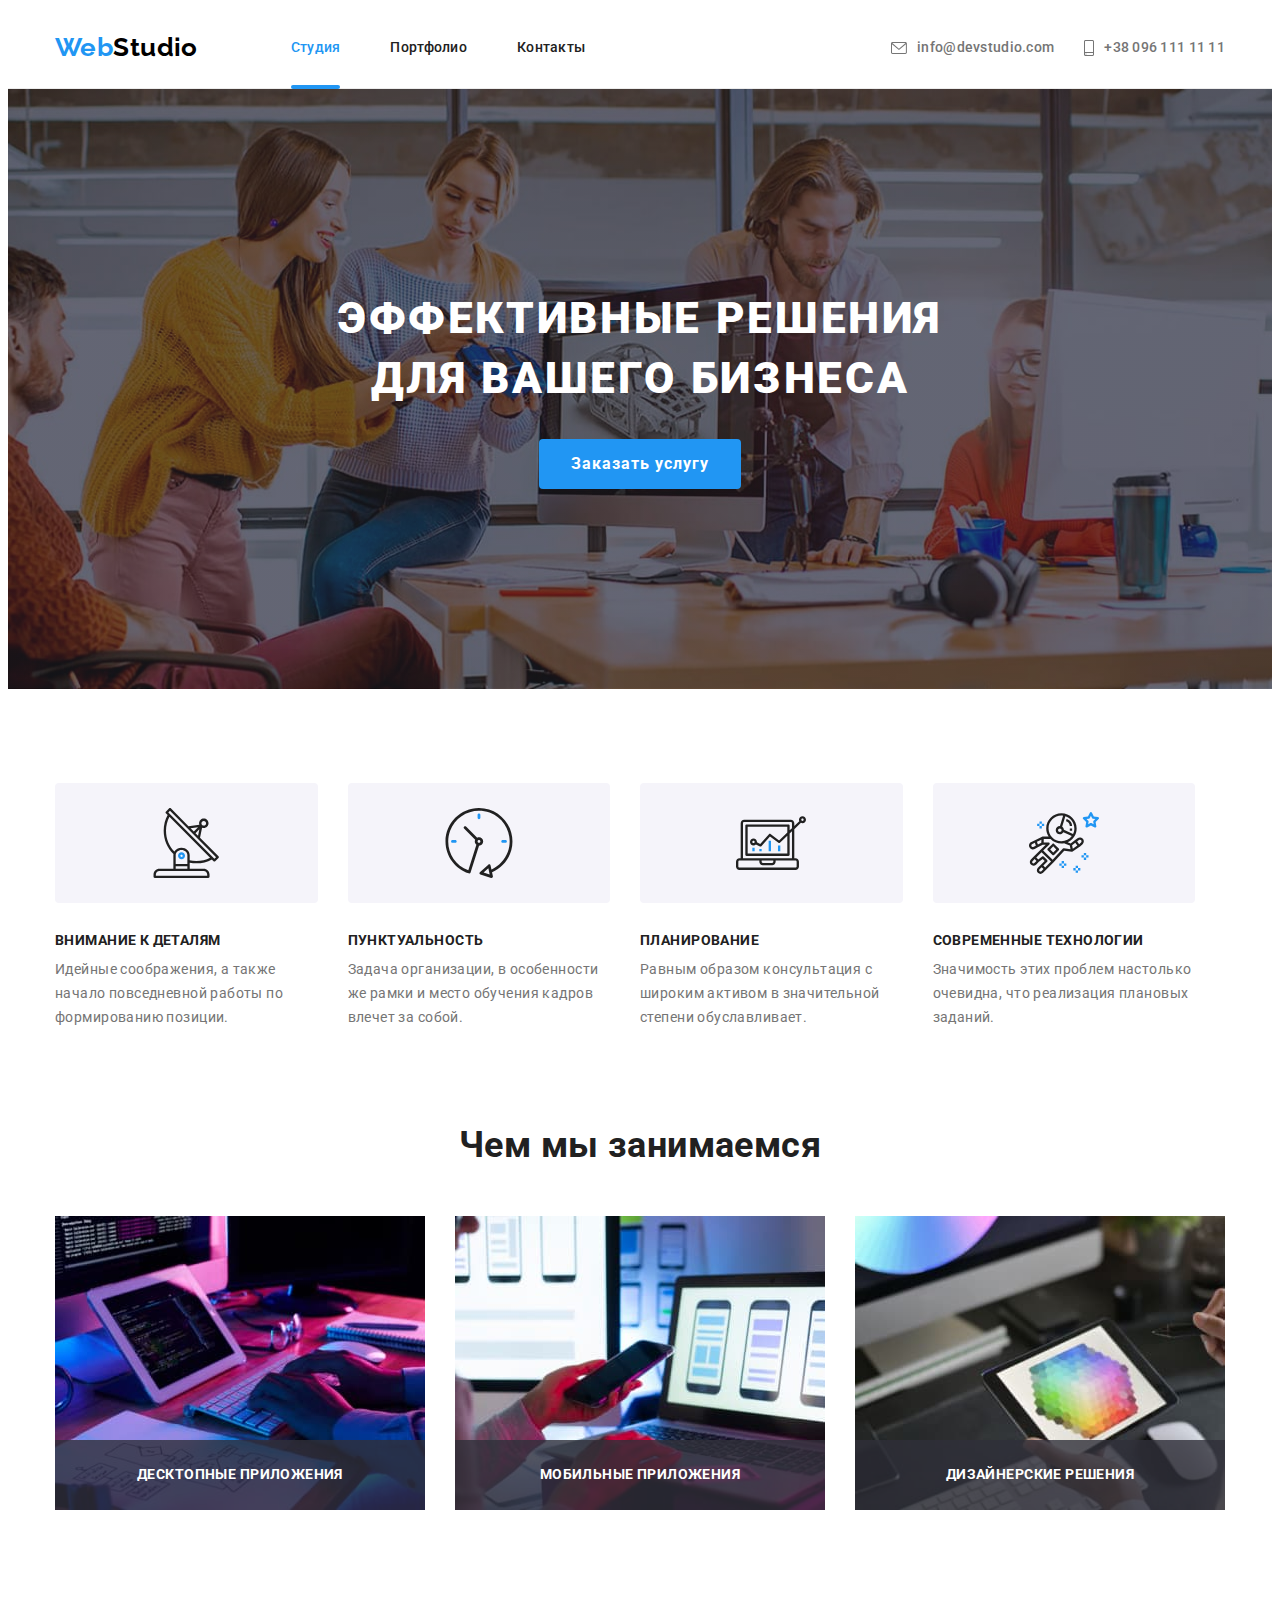
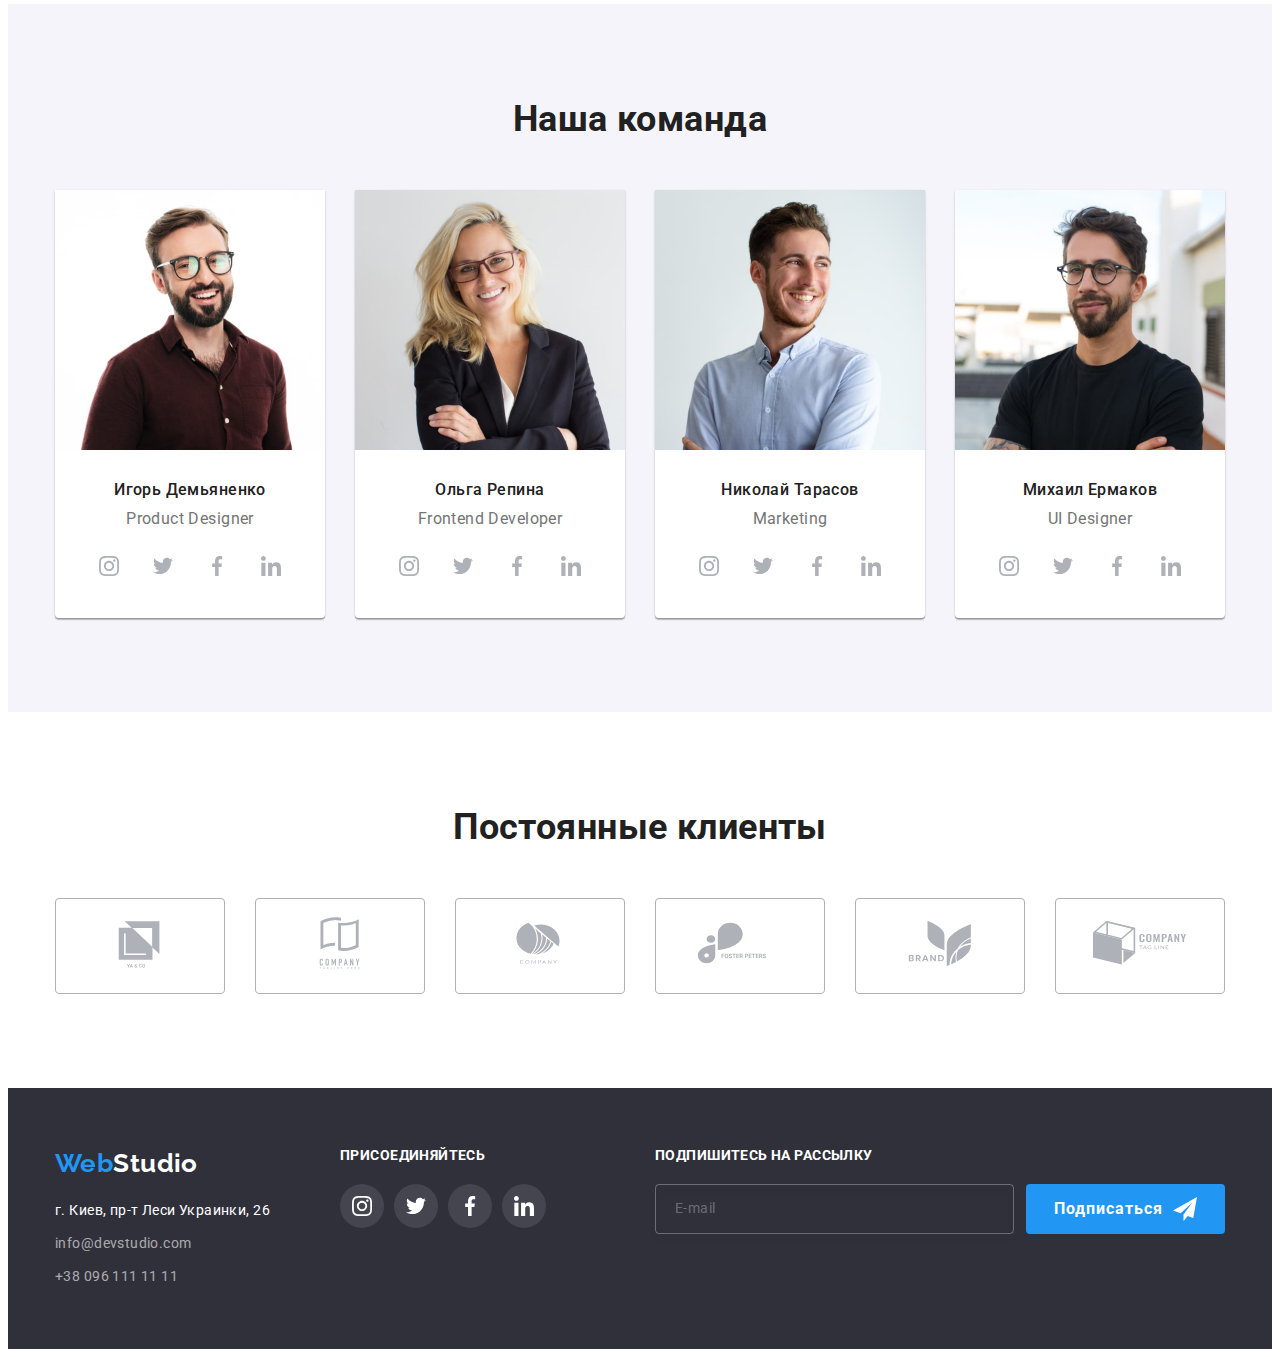
<file: index.html>
<!DOCTYPE html>
<html lang="ru">
  <head>
    <meta charset="UTF-8" />
    <meta http-equiv="X-UA-Compatible" content="IE=edge" />
    <meta name="viewport" content="width=device-width, initial-scale=1.0" />
    <title>Home Work-6</title>

    <!-- FONTS -->
    <link rel="preconnect" href="https://fonts.googleapis.com" />
    <link rel="preconnect" href="https://fonts.gstatic.com" crossorigin />
    <link
      href="https://fonts.googleapis.com/css2?family=Raleway:wght@700&family=Roboto:wght@400;500;700;900&display=swap"
      rel="stylesheet"
    />

    <!-- NOMALIZE -->
    <link
      rel="stylesheet"
      href="https://cdnjs.cloudflare.com/ajax/libs/modern-normalize/1.1.0/modern-normalize.min.css"
      integrity="sha512-wpPYUAdjBVSE4KJnH1VR1HeZfpl1ub8YT/NKx4PuQ5NmX2tKuGu6U/JRp5y+Y8XG2tV+wKQpNHVUX03MfMFn9Q=="
      crossorigin="anonymous"
      referrerpolicy="no-referrer"
    />
    <link rel="stylesheet" href="./css/styles.css" />
  </head>

  <body>
    <!-- header -->
    <header class="header">
      <div class="container">
        <div class="header-inner">
          <!-- nav -->
          <nav class="navigation">
            <a class="logo" href="./index.html" lang="en"
              >Web<span class="logo-header">Studio</span></a
            >
            <ul class="navigation-list list">
              <li class="navigation-item">
                <a class="navigation-link current" href="./index.html"
                  >Студия</a
                >
              </li>
              <li class="navigation-item">
                <a class="navigation-link" href="./portfolio.html">Портфолио</a>
              </li>
              <li class="navigation-item">
                <a class="navigation-link" href="#footer" title="контакти"
                  >Контакты</a
                >
              </li>
            </ul>
          </nav>
          <ul class="auth-nav list">
            <li class="auth-item">
              <a class="auth-link" href="mailto:info@devstudio.com">
                <svg class="auth-link-icon" width="16" height="12">
                  <use href="./images/icons.svg#icon-envelope"></use>
                </svg>
                info@devstudio.com
              </a>
            </li>
            <li class="auth-item">
              <a class="auth-link" href="tel:+380961111111">
                <svg class="auth-link-icon" width="10" height="16">
                  <use href="./images/icons.svg#icon-smartphone"></use>
                </svg>
                +38 096 111 11 11
              </a>
            </li>
          </ul>
        </div>
      </div>
    </header>
    <main>
      <!--section Hero -->
      <section class="hero">
        <div class="container">
          <div class="hero-inner">
            <h1 class="hero-title">
              Эффективные решения <br />
              для вашего бизнеса
            </h1>

            <button class="btn accent-btn" type="button" data-modal-open>
              Заказать услугу
            </button>
          </div>
        </div>
      </section>

      <!-- section specifics-->
      <section class="section specifics">
        <div class="container">
          <h2 class="visually-hidden">Особенности</h2>
          <ul class="specifics-list list">
            <li class="specifics-item">
              <div class="specifics-icon">
                <svg class="icon" width="70" height="70">
                  <use href="./images/icons.svg#icon-antenna"></use>
                </svg>
              </div>
              <h3 class="specifics-title">Внимание к деталям</h3>
              <p class="specifics-description">
                Идейные соображения, а также начало повседневной работы по
                формированию позиции.
              </p>
            </li>
            <li class="specifics-item">
              <div class="specifics-icon">
                <svg class="icon" width="70" height="70">
                  <use href="./images/icons.svg#icon-clock"></use>
                </svg>
              </div>
              <h3 class="specifics-title">Пунктуальность</h3>
              <p class="specifics-description">
                Задача организации, в особенности же рамки и место обучения
                кадров влечет за собой.
              </p>
            </li>
            <li class="specifics-item">
              <div class="specifics-icon">
                <svg class="icon" width="70" height="70">
                  <use href="./images/icons.svg#icon-diagram"></use>
                </svg>
              </div>
              <h3 class="specifics-title">Планирование</h3>
              <p class="specifics-description">
                Равным образом консультация с широким активом в значительной
                степени обуславливает.
              </p>
            </li>
            <li class="specifics-item">
              <div class="specifics-icon">
                <svg class="icon" width="70" height="70">
                  <use href="./images/icons.svg#icon-astronaut"></use>
                </svg>
              </div>
              <h3 class="specifics-title">Современные технологии</h3>
              <p class="specifics-description">
                Значимость этих проблем настолько очевидна, что реализация
                плановых заданий.
              </p>
            </li>
          </ul>
        </div>
      </section>

      <!-- what we do  -->
      <section class="section wedo">
        <div class="container">
          <h2 class="section-title">Чем мы занимаемся</h2>
          <ul class="wedo-list list">
            <li class="wedo-item">
              <a href="" class="wedo-link">
                <img
                  src="./images/img.jpg"
                  width="370"
                  height="294"
                  alt="Фото 1 Чем мы занимаемся"
                />
                <div class="wedo-link-description">
                  <h3 class="wedo-link-text">Десктопные приложения</h3>
                </div>
              </a>
            </li>
            <li class="wedo-item">
              <a href="" class="wedo-link">
                <img
                  src="./images/img-1.jpg"
                  width="370"
                  height="294"
                  alt="Фото 2 Чем мы занимаемся"
                />
                <div class="wedo-link-description">
                  <h3 class="wedo-link-text">Мобильные приложения</h3>
                </div>
              </a>
            </li>
            <li class="wedo-item">
              <a href="" class="wedo-link">
                <img
                  src="./images/img-2.jpg"
                  width="370"
                  height="294"
                  alt="Фото 3 Чем мы занимаемся"
                />
                <div class="wedo-link-description">
                  <h3 class="wedo-link-text">Дизайнерские решения</h3>
                </div>
              </a>
            </li>
          </ul>
        </div>
      </section>

      <!-- section team -->
      <section class="section team">
        <div class="container">
          <h2 class="section-title">Наша команда</h2>
          <ul class="team-list list">
            <li class="team-item">
              <img
                class="foto"
                src="./images/team/img.jpg"
                width="270"
                height="260"
                alt="Игорь Демьяненко"
              />
              <div class="team-content">
                <h3 class="team-name">Игорь Демьяненко</h3>
                <p class="team-position" lang="en">Product Designer</p>
                <ul class="soc-list list">
                  <li class="soc-item">
                    <a
                      href="https://www.instagram.com"
                      target="_blank"
                      class="soc-link"
                    >
                      <svg class="team-link-icon" width="20" height="20">
                        <use href="./images/icons.svg#icon-instagram"></use>
                      </svg>
                    </a>
                  </li>
                  <li class="soc-item">
                    <a
                      href="https://twitter.com"
                      target="_blank"
                      class="soc-link"
                    >
                      <svg class="team-link-icon" width="20" height="20">
                        <use href="./images/icons.svg#icon-twitter"></use>
                      </svg>
                    </a>
                  </li>
                  <li class="soc-item">
                    <a
                      href="https://www.facebook.com"
                      target="_blank"
                      class="soc-link"
                    >
                      <svg class="team-link-icon" width="20" height="20">
                        <use href="./images/icons.svg#icon-facebook"></use>
                      </svg>
                    </a>
                  </li>
                  <li class="soc-item">
                    <a
                      href="https://www.linkedin.com"
                      target="_blank"
                      class="soc-link"
                    >
                      <svg class="team-link-icon" width="20" height="20">
                        <use href="./images/icons.svg#icon-linkedin"></use>
                      </svg>
                    </a>
                  </li>
                </ul>
              </div>
            </li>
            <li class="team-item">
              <img
                class="foto"
                src="./images/team/img-1.jpg"
                width="270"
                height="260"
                alt="Ольга Репина"
              />
              <div class="team-content">
                <h3 class="team-name">Ольга Репина</h3>
                <p class="team-position" lang="en">Frontend Developer</p>
                <ul class="soc-list list">
                  <li class="soc-item">
                    <a
                      href="https://www.instagram.com"
                      target="_blank"
                      class="soc-link"
                    >
                      <svg class="team-link-icon" width="20" height="20">
                        <use href="./images/icons.svg#icon-instagram"></use>
                      </svg>
                    </a>
                  </li>
                  <li class="soc-item">
                    <a
                      href="https://twitter.com"
                      target="_blank"
                      class="soc-link"
                    >
                      <svg class="team-link-icon" width="20" height="20">
                        <use href="./images/icons.svg#icon-twitter"></use>
                      </svg>
                    </a>
                  </li>
                  <li class="soc-item">
                    <a
                      href="https://www.facebook.com"
                      target="_blank"
                      class="soc-link"
                    >
                      <svg class="team-link-icon" width="20" height="20">
                        <use href="./images/icons.svg#icon-facebook"></use>
                      </svg>
                    </a>
                  </li>
                  <li class="soc-item">
                    <a
                      href="https://www.linkedin.com"
                      target="_blank"
                      class="soc-link"
                    >
                      <svg class="team-link-icon" width="20" height="20">
                        <use href="./images/icons.svg#icon-linkedin"></use>
                      </svg>
                    </a>
                  </li>
                </ul>
              </div>
            </li>
            <li class="team-item">
              <img
                class="foto"
                src="./images/team/img-2.jpg"
                width="270"
                height="260"
                alt="Николай Тарасов"
              />
              <div class="team-content">
                <h3 class="team-name">Николай Тарасов</h3>
                <p class="team-position" lang="en">Marketing</p>
                <ul class="soc-list list">
                  <li class="soc-item">
                    <a
                      href="https://www.instagram.com"
                      target="_blank"
                      class="soc-link"
                    >
                      <svg class="team-link-icon" width="20" height="20">
                        <use href="./images/icons.svg#icon-instagram"></use>
                      </svg>
                    </a>
                  </li>
                  <li class="soc-item">
                    <a
                      href="https://twitter.com"
                      target="_blank"
                      class="soc-link"
                    >
                      <svg class="team-link-icon" width="20" height="20">
                        <use href="./images/icons.svg#icon-twitter"></use>
                      </svg>
                    </a>
                  </li>
                  <li class="soc-item">
                    <a
                      href="https://www.facebook.com"
                      target="_blank"
                      class="soc-link"
                    >
                      <svg class="team-link-icon" width="20" height="20">
                        <use href="./images/icons.svg#icon-facebook"></use>
                      </svg>
                    </a>
                  </li>
                  <li class="soc-item">
                    <a
                      href="https://www.linkedin.com"
                      target="_blank"
                      class="soc-link"
                    >
                      <svg class="team-link-icon" width="20" height="20">
                        <use href="./images/icons.svg#icon-linkedin"></use>
                      </svg>
                    </a>
                  </li>
                </ul>
              </div>
            </li>
            <li class="team-item">
              <img
                class="foto"
                src="./images/team/img-3.jpg"
                width="270"
                height="260"
                alt="Михаил Ермаков"
              />
              <div class="team-content">
                <h3 class="team-name">Михаил Ермаков</h3>
                <p class="team-position" lang="en">UI Designer</p>
                <ul class="soc-list list">
                  <li class="soc-item">
                    <a
                      href="https://www.instagram.com"
                      target="_blank"
                      class="soc-link"
                    >
                      <svg class="team-link-icon" width="20" height="20">
                        <use href="./images/icons.svg#icon-instagram"></use>
                      </svg>
                    </a>
                  </li>
                  <li class="soc-item">
                    <a
                      href="https://twitter.com"
                      target="_blank"
                      class="soc-link"
                    >
                      <svg class="team-link-icon" width="20" height="20">
                        <use href="./images/icons.svg#icon-twitter"></use>
                      </svg>
                    </a>
                  </li>
                  <li class="soc-item">
                    <a
                      href="https://www.facebook.com"
                      target="_blank"
                      class="soc-link"
                    >
                      <svg class="team-link-icon" width="20" height="20">
                        <use href="./images/icons.svg#icon-facebook"></use>
                      </svg>
                    </a>
                  </li>
                  <li class="soc-item">
                    <a
                      href="https://www.linkedin.com"
                      target="_blank"
                      class="soc-link"
                    >
                      <svg class="team-link-icon" width="20" height="20">
                        <use href="./images/icons.svg#icon-linkedin"></use>
                      </svg>
                    </a>
                  </li>
                </ul>
              </div>
            </li>
          </ul>
        </div>
      </section>

      <!-- Customers -->
      <section class="customers section">
        <div class="container">
          <h2 class="section-title">Постоянные клиенты</h2>
          <ul class="customers-list list">
            <li class="customers-item">
              <a href="#" class="customers-link">
                <svg class="team-link-icon" width="106" height="60">
                  <use href="./images/icons.svg#icon-Logo1"></use>
                </svg>
              </a>
            </li>
            <li class="customers-item">
              <a href="#" class="customers-link">
                <svg class="team-link-icon" width="106" height="60">
                  <use href="./images/icons.svg#icon-Logo2"></use>
                </svg>
              </a>
            </li>
            <li class="customers-item">
              <a href="#" class="customers-link">
                <svg class="team-link-icon" width="106" height="60">
                  <use href="./images/icons.svg#icon-Logo3"></use>
                </svg>
              </a>
            </li>
            <li class="customers-item">
              <a href="#" class="customers-link">
                <svg class="team-link-icon" width="106" height="60">
                  <use href="./images/icons.svg#icon-Logo4"></use>
                </svg>
              </a>
            </li>
            <li class="customers-item">
              <a href="#" class="customers-link">
                <svg class="team-link-icon" width="106" height="60">
                  <use href="./images/icons.svg#icon-Logo5"></use>
                </svg>
              </a>
            </li>
            <li class="customers-item">
              <a href="#" class="customers-link">
                <svg class="team-link-icon" width="106" height="60">
                  <use href="./images/icons.svg#icon-Logo6"></use>
                </svg>
              </a>
            </li>
          </ul>
        </div>
      </section>
    </main>
    <!-- footer -->
    <footer class="footer" id="footer">
      <div class="footer-container container">
        <div class="footer-address">
          <a class="logo" href="./index.html"
            >Web<span class="logo-footer">Studio</span></a
          >
          <address class="address">
            <a
              class="link"
              href="https://goo.gl/maps/6HANdDSxnNxps1i66"
              target="_blank"
              >г. Киев, пр-т Леси Украинки, 26</a
            >
            <ul class="footer-list list">
              <li class="item">
                <a class="link" href="mailto:info@devstudio.com"
                  >info@devstudio.com</a
                >
              </li>
              <li class="item">
                <a class="link" href="tel:+380961111111">+38 096 111 11 11</a>
              </li>
            </ul>
          </address>
        </div>
        <div class="footer-soc">
          <b class="footer-text">присоединяйтесь</b>
          <ul class="soc-list list">
            <li class="soc-item">
              <a
                href="https://www.instagram.com"
                target="_blank"
                class="soc-link"
              >
                <svg class="team-link-icon" width="20" height="20">
                  <use href="./images/icons.svg#icon-instagram"></use>
                </svg>
              </a>
            </li>
            <li class="soc-item">
              <a href="https://twitter.com" target="_blank" class="soc-link">
                <svg class="team-link-icon" width="20" height="20">
                  <use href="./images/icons.svg#icon-twitter"></use>
                </svg>
              </a>
            </li>
            <li class="soc-item">
              <a
                href="https://www.facebook.com"
                target="_blank"
                class="soc-link"
              >
                <svg class="team-link-icon" width="20" height="20">
                  <use href="./images/icons.svg#icon-facebook"></use>
                </svg>
              </a>
            </li>
            <li class="soc-item">
              <a
                href="https://www.linkedin.com"
                target="_blank"
                class="soc-link"
              >
                <svg class="team-link-icon" width="20" height="20">
                  <use href="./images/icons.svg#icon-linkedin"></use>
                </svg>
              </a>
            </li>
          </ul>
        </div>

        <div class="footer-form">
          <b class="footer-text">Подпишитесь на рассылку</b>
          <form action="#" class="js-speaker-form">
            <input
              class="footer-input"
              type="email"
              name="mail"
              placeholder="  "
              data-placeholder="введіть свій email"
              autocomplete="on"
            />
            <label class="footer-label">E-mail</label>
            <button class="btn accent-btn footer-form-btn" type="submit">
              Подписаться
              <svg class="footer-form-icon" width="24" height="24">
                <use href="./images/icons.svg#icon-send"></use>
              </svg>
            </button>
          </form>
        </div>
      </div>
    </footer>

    <!-- MODAL -->
    <div class="modal-backdrop is-hidden" data-modal>
      <div class="modal">
        <h2 class="modal-title">Оставьте свои данные, мы вам перезвоним</h2>
        <button class="modal-close" data-modal-close>
          <svg class="modal-close-icon" width="18" height="18">
            <use href="./images/icons.svg#icon-close"></use>
          </svg>
        </button>

        <form action="#" class="from js-speaker-form">
          <label class="form-label">
            Имя
            <div class="form-input-wrapper">
              <input
                class="form-input"
                type="text"
                name="name"
                required
                minlength="2"
              />

              <svg class="input-icon" width="18" height="18">
                <use href="./images/icons.svg#icon-person-form"></use>
              </svg>
            </div>
          </label>
          <label class="form-label">
            Телефон
            <div class="form-input-wrapper">
              <input
                class="form-input"
                type="tel"
                name="tel"
                required
                value="+"
              />
              <svg class="input-icon" width="18" height="18">
                <use href="./images/icons.svg#icon-phone-form"></use>
              </svg>
            </div>
          </label>
          <label class="form-label">
            Почта
            <div class="form-input-wrapper">
              <input class="form-input" type="email" name="mail" required />
              <svg class="input-icon" width="18" height="18">
                <use href="./images/icons.svg#icon-email-form"></use>
              </svg>
            </div>
          </label>

          <label class="form-label">
            Комментарий
            <textarea
              class="form-textarea"
              name="feedback"
              placeholder="Введите текст"
            ></textarea>
          </label>
          <div class="form-field">
            <input
              class="form-checkbox-input visually-hidden"
              type="checkbox"
              name="checkbox"
              id="modal-checkbox"
            />
            <label class="form-checkbox" for="modal-checkbox">
              Соглашаюсь с рассылкой и принимаю
              <a href="#"> Условия договора</a>
            </label>
          </div>
          <button class="btn accent-btn form-btn" type="submit">
            Отправить
          </button>
        </form>
      </div>
    </div>

    <!-- JS -->
    <script src="./js/modal.js"></script>
  </body>
</html>
</file>
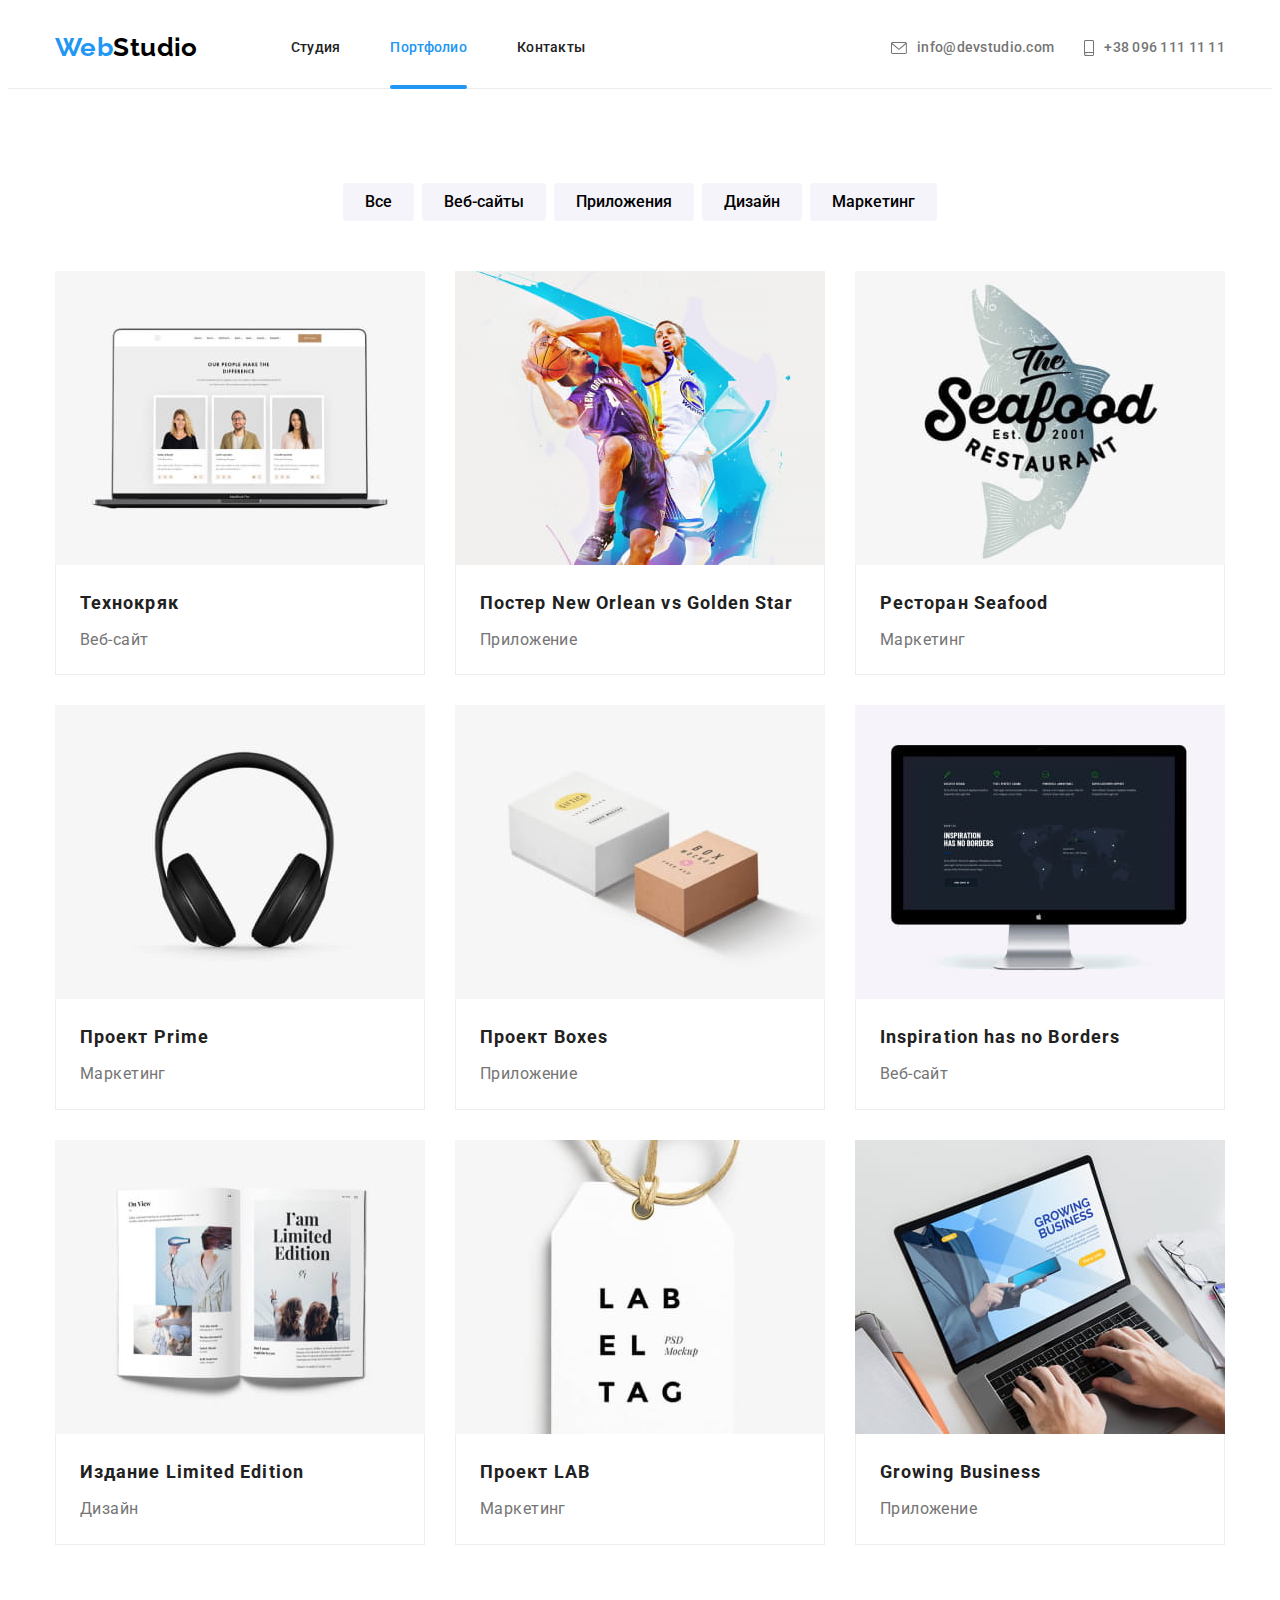
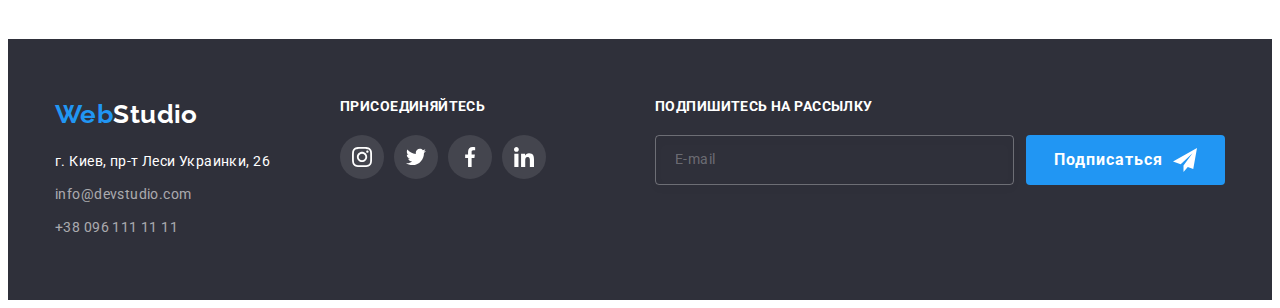
<file: portfolio.html>
<!DOCTYPE html>
<html lang="ru">
  <head>
    <meta charset="UTF-8" />
    <meta http-equiv="X-UA-Compatible" content="IE=edge" />
    <meta name="viewport" content="width=device-width, initial-scale=1.0" />
    <!-- fonts -->
    <link rel="preconnect" href="https://fonts.googleapis.com" />
    <link rel="preconnect" href="https://fonts.gstatic.com" crossorigin />
    <link
      href="https://fonts.googleapis.com/css2?family=Raleway:wght@700&family=Roboto:wght@400;500;700;900&display=swap"
      rel="stylesheet"
    />
    <link
      rel="stylesheet"
      href="https://cdnjs.cloudflare.com/ajax/libs/modern-normalize/1.1.0/modern-normalize.min.css"
      integrity="sha512-wpPYUAdjBVSE4KJnH1VR1HeZfpl1ub8YT/NKx4PuQ5NmX2tKuGu6U/JRp5y+Y8XG2tV+wKQpNHVUX03MfMFn9Q=="
      crossorigin="anonymous"
      referrerpolicy="no-referrer"
    />
    <title>Portfolio</title>
    <link rel="stylesheet" href="./css/styles.css" />
  </head>

  <body>
    <!-- header -->
    <header class="header">
      <div class="container">
        <div class="header-inner">
          <!-- nav -->
          <nav class="navigation">
            <a class="logo" href="./index.html" title="web studio" lang="en"
              >Web<span class="logo-header">Studio</span></a
            >
            <ul class="navigation-list list">
              <li class="navigation-item">
                <a class="navigation-link" href="./index.html">Студия</a>
              </li>
              <li class="navigation-item">
                <a class="navigation-link current" href="./portfolio.html">Портфолио</a>
              </li>
              <li class="navigation-item">
                <a class="navigation-link" href="#footer" title="контакти"
                  >Контакты</a
                >
              </li>
            </ul>
          </nav>
          <ul class="auth-nav list">
            <li class="auth-item">
              <a class="auth-link" href="mailto:info@devstudio.com">
                <svg class="auth-link-icon" width="16" height="12">
                  <use href="./images/icons.svg#icon-envelope"></use>
                </svg>
                info@devstudio.com
              </a>
            </li>
            <li class="auth-item">
              <a class="auth-link" href="tel:+380961111111">
                <svg class="auth-link-icon" width="10" height="16">
                  <use href="./images/icons.svg#icon-smartphone"></use>
                </svg>
                +38 096 111 11 11
              </a>
            </li>
          </ul>
        </div>
      </div>
    </header>
    <!-- main -->
    <main>
      <!-- section portfolio -->
      <section class="portfolio section">
        <div class="container">
          <!-- menu button -->
          <h2 hidden>Портфолио</h2>
          <menu class="portfolio-menu list">
            <li class="menu-item">
              <button class="btn portfolio-btn" type="button">Все</button>
            </li>
            <li class="menu-item">
              <button class="btn portfolio-btn" type="button">Веб-сайты</button>
            </li>
            <li class="menu-item">
              <button class="btn portfolio-btn" type="button">
                Приложения
              </button>
            </li>
            <li class="menu-item">
              <button class="btn portfolio-btn" type="button">Дизайн</button>
            </li>
            <li class="menu-item">
              <button class="btn portfolio-btn" type="button">Маркетинг</button>
            </li>
          </menu>

          <!-- list portfolio -->
          <ul class="portfolio-list list">
            <li class="portfolio-item">
              <a href="" class="portfolio-link">
                <div class="img-wrapper">
                  <img
                    class="portfolio-img-work"
                    src="./images/porfolio/img.jpg"
                    width="370"
                    height="294"
                    alt="Технокряк"
                  />
                  <div class="portfolio-overlay">
                    <p>
                      Ресурс предлагает комплексные предложения с разным уровнем
                      функционала и сервисов. Все это позволит посетителю
                      получить исчерпывающие сведения о компании или частном
                      лице.
                    </p>
                  </div>
                </div>
                <div class="portfolio-content">
                  <h3 class="portfolio-name-work">Технокряк</h3>
                  <p class="portfolio-description">Веб-сайт</p>
                </div>
              </a>
            </li>
            <li class="portfolio-item">
              <a href="" class="portfolio-link">
                <div class="img-wrapper">
                  <img
                    class="portfolio-img-work"
                    src="./images/porfolio/img-1.jpg"
                    width="370"
                    height="294"
                    alt="Постер Новый Орлеан против Золотой Звезды"
                  />
                  <div class="portfolio-overlay">
                    <p>
                      Ресурс предлагает комплексные предложения с разным уровнем
                      функционала и сервисов. Все это позволит посетителю
                      получить исчерпывающие сведения о компании или частном
                      лице.
                    </p>
                  </div>
                </div>
                <div class="portfolio-content">
                  <h3 class="portfolio-name-work" lang="ru en">
                    Постер New Orlean vs Golden Star
                  </h3>
                  <p class="portfolio-description">Приложение</p>
                </div>
              </a>
            </li>
            <li class="portfolio-item">
              <a href="" class="portfolio-link">
                <div class="img-wrapper">
                  <img
                    class="portfolio-img-work"
                    src="./images/porfolio/img-2.jpg"
                    width="370"
                    height="294"
                    alt="Ресторан Морепродукты"
                  />
                  <div class="portfolio-overlay">
                    <p>
                      Ресурс предлагает комплексные предложения с разным уровнем
                      функционала и сервисов. Все это позволит посетителю
                      получить исчерпывающие сведения о компании или частном
                      лице.
                    </p>
                  </div>
                </div>
                <div class="portfolio-content">
                  <h3 class="portfolio-name-work" lang="ru en">
                    Ресторан Seafood
                  </h3>
                  <p class="portfolio-description">Маркетинг</p>
                </div>
              </a>
            </li>
            <li class="portfolio-item">
              <a href="" class="portfolio-link">
                <div class="img-wrapper">
                  <img
                    class="portfolio-img-work"
                    src="./images/porfolio/img-3.jpg"
                    width="370"
                    height="294"
                    alt="Проект основной"
                  />
                  <div class="portfolio-overlay">
                    <p>
                      Ресурс предлагает комплексные предложения с разным уровнем
                      функционала и сервисов. Все это позволит посетителю
                      получить исчерпывающие сведения о компании или частном
                      лице.
                    </p>
                  </div>
                </div>
                <div class="portfolio-content">
                  <h3 class="portfolio-name-work" lang="ru en">Проект Prime</h3>
                  <p class="portfolio-description">Маркетинг</p>
                </div>
              </a>
            </li>
            <li class="portfolio-item">
              <a href="" class="portfolio-link">
                <div class="img-wrapper">
                  <img
                    class="portfolio-img-work"
                    src="./images/porfolio/img-4.jpg"
                    width="370"
                    height="294"
                    alt="Проект Коробки"
                  />
                  <div class="portfolio-overlay">
                    <p>
                      Ресурс предлагает комплексные предложения с разным уровнем
                      функционала и сервисов. Все это позволит посетителю
                      получить исчерпывающие сведения о компании или частном
                      лице.
                    </p>
                  </div>
                </div>
                <div class="portfolio-content">
                  <h3 class="portfolio-name-work" lang="ru en">Проект Boxes</h3>
                  <p class="portfolio-description">Приложение</p>
                </div>
              </a>
            </li>
            <li class="portfolio-item">
              <a href="" class="portfolio-link">
                <div class="img-wrapper">
                  <img
                    class="portfolio-img-work"
                    src="./images/porfolio/img-5.jpg"
                    width="370"
                    height="294"
                    alt="Вдохновение не имеет границ"
                  />
                  <div class="portfolio-overlay">
                    <p>
                      Ресурс предлагает комплексные предложения с разным уровнем
                      функционала и сервисов. Все это позволит посетителю
                      получить исчерпывающие сведения о компании или частном
                      лице.
                    </p>
                  </div>
                </div>
                <div class="portfolio-content">
                  <h3 class="portfolio-name-work" lang="en">
                    Inspiration has no Borders
                  </h3>
                  <p class="portfolio-description">Веб-сайт</p>
                </div>
              </a>
            </li>
            <li class="portfolio-item">
              <a href="" class="portfolio-link">
                <div class="img-wrapper">
                  <img
                    class="portfolio-img-work"
                    src="./images/porfolio/img-6.jpg"
                    width="370"
                    height="294"
                    alt="Издание Ограниченный выпуск"
                  />
                  <div class="portfolio-overlay">
                    <p>
                      Ресурс предлагает комплексные предложения с разным уровнем
                      функционала и сервисов. Все это позволит посетителю
                      получить исчерпывающие сведения о компании или частном
                      лице.
                    </p>
                  </div>
                </div>
                <div class="portfolio-content">
                  <h3 class="portfolio-name-work" lang="ru en">
                    Издание Limited Edition
                  </h3>
                  <p class="portfolio-description">Дизайн</p>
                </div>
              </a>
            </li>
            <li class="portfolio-item">
              <a href="" class="portfolio-link">
                <div class="img-wrapper">
                  <img
                    class="portfolio-img-work"
                    src="./images/porfolio/img-7.jpg"
                    width="370"
                    height="294"
                    alt="Проект LAB"
                  />
                  <div class="portfolio-overlay">
                    <p>
                      Ресурс предлагает комплексные предложения с разным уровнем
                      функционала и сервисов. Все это позволит посетителю
                      получить исчерпывающие сведения о компании или частном
                      лице.
                    </p>
                  </div>
                </div>
                <div class="portfolio-content">
                  <h3 class="portfolio-name-work">Проект LAB</h3>
                  <p class="portfolio-description">Маркетинг</p>
                </div>
              </a>
            </li>
            <li class="portfolio-item">
              <a href="" class="portfolio-link">
                <div class="img-wrapper">
                  <img
                    class="portfolio-img-work"
                    src="./images/porfolio/img-8.jpg"
                    width="370"
                    height="294"
                    alt="Растущий бизнес"
                  />
                  <div class="portfolio-overlay">
                    <p>
                      Ресурс предлагает комплексные предложения с разным уровнем
                      функционала и сервисов. Все это позволит посетителю
                      получить исчерпывающие сведения о компании или частном
                      лице.
                    </p>
                  </div>
                </div>
                <div class="portfolio-content">
                  <h3 class="portfolio-name-work" lang="en">
                    Growing Business
                  </h3>
                  <p class="portfolio-description">Приложение</p>
                </div>
              </a>
            </li>
          </ul>
        </div>
      </section>
    </main>

    <!-- footer -->
    <footer class="footer" id="footer">
      <div class="footer-container container">
        <div class="footer-address">
          <a class="logo" href="./index.html"
            >Web<span class="logo-footer">Studio</span></a
          >
          <address class="address">
            <a
              class="link"
              href="https://goo.gl/maps/6HANdDSxnNxps1i66"
              target="_blank"
              >г. Киев, пр-т Леси Украинки, 26</a
            >
            <ul class="footer-list list">
              <li class="item">
                <a class="link" href="mailto:info@devstudio.com"
                  >info@devstudio.com</a
                >
              </li>
              <li class="item">
                <a class="link" href="tel:+380961111111">+38 096 111 11 11</a>
              </li>
            </ul>
          </address>
        </div>
        <div class="footer-soc">
          <b class="footer-text">присоединяйтесь</b>
          <ul class="soc-list list">
            <li class="soc-item">
              <a
                href="https://www.instagram.com"
                target="_blank"
                class="soc-link"
              >
                <svg class="team-link-icon" width="20" height="20">
                  <use href="./images/icons.svg#icon-instagram"></use>
                </svg>
              </a>
            </li>
            <li class="soc-item">
              <a href="https://twitter.com" target="_blank" class="soc-link">
                <svg class="team-link-icon" width="20" height="20">
                  <use href="./images/icons.svg#icon-twitter"></use>
                </svg>
              </a>
            </li>
            <li class="soc-item">
              <a
                href="https://www.facebook.com"
                target="_blank"
                class="soc-link"
              >
                <svg class="team-link-icon" width="20" height="20">
                  <use href="./images/icons.svg#icon-facebook"></use>
                </svg>
              </a>
            </li>
            <li class="soc-item">
              <a
                href="https://www.linkedin.com"
                target="_blank"
                class="soc-link"
              >
                <svg class="team-link-icon" width="20" height="20">
                  <use href="./images/icons.svg#icon-linkedin"></use>
                </svg>
              </a>
            </li>
          </ul>
        </div>

        <div class="footer-form">
          <b class="footer-text">Подпишитесь на рассылку</b>
          <form action="#" class="js-speaker-form">
            <input
              class="footer-input"
              type="email"
              name="mail"
              placeholder="  "
              data-placeholder="введіть свій email"
              autocomplete="on"
            />
            <label class="footer-label">E-mail</label>
            <button class="btn accent-btn footer-form-btn" type="submit">
              Подписаться
              <svg class="footer-form-icon" width="24" height="24">
                <use href="./images/icons.svg#icon-send"></use>
              </svg>
            </button>
          </form>
        </div>
      </div>
    </footer>
  </body>
</html>
</file>
<file: css/styles.css>
:root {
  --primary-tex-color: #212121;
  --secondary-tex-color: #757575;
  --accent-color-white: #ffffff;
  --accent-color: #2196f3;
  --icon-color: #afb1b8;

  --primary-background: #ffffff;
  --secondary-background: #f5f4fa;
  --background: #2f303a;
  --backgroundcolor-btn: #2196f3;
  --backgroundcolor-btn-hover: #188ce8;
  --border-radius-btn: 4px;
}
html {
  box-sizing: border-box;
  scroll-behavior: smooth;
}
*,
*::after,
*::before {
  box-sizing: inherit;
}
body {
  font-family: "Roboto", sans-serif;
  font-size: 14px;
  line-height: 1.14; /*16px****/
  letter-spacing: 0.03em;
  color: var(--primary-tex-color);

  background-color: var(--primary-background);
}
h1,
h2,
h3,
h4,
h5,
h6,
p {
  margin: 0;
}

img {
  display: block;
  width: 100%;
}
.visually-hidden {
  position: absolute;
  width: 1px;
  height: 1px;
  margin: -1px;
  border: 0;
  padding: 0;

  white-space: nowrap;
  clip-path: inset(50%);
  clip: rect(0 0 0 0);
  overflow: hidden;
}
.list {
  list-style: none;
  margin: 0;
  padding: 0;
}
.container {
  width: 1200px;
  padding-left: 15px;
  padding-right: 15px;
  margin: 0 auto;
}
.section {
  padding-top: 94px;
  padding-bottom: 94px;
}
.section-title {
  margin-bottom: 50px;

  font-weight: 700;
  font-size: 36px;
  line-height: 1.17;
  text-align: center;
}
.btn {
  font-family: inherit;
  font-size: 16px;
  text-align: center;

  background-color: var(--secondary-background);
  border-radius: var(--border-radius-btn);
  cursor: pointer;
  border: none;
}
.accent-btn {
  padding: 10px 32px;

  font-weight: 700;
  line-height: 1.87;
  letter-spacing: 0.06em;
  color: var(--accent-color-white);
  background-color: var(--backgroundcolor-btn);

  transition: background-color 250ms, box-shadow 250ms;
  transition-timing-function: cubic-bezier(0.4, 0, 0.2, 1);
}
.accent-btn:hover,
.accent-btn:focus {
  background-color: #188ce8;
  box-shadow: 0px 4px 4px rgba(0, 0, 0, 0.15);
}
/* HEADER ******************************************************/
.header {
  border-bottom: 1px solid #ececec;
}
.header-inner,
.navigation {
  display: flex;
  align-items: center;
}

.logo {
  margin-right: 93px;
  font-family: "Raleway", sans-serif;
  font-weight: 700;
  font-size: 26px;
  line-height: 1.2;
  color: var(--accent-color);
  text-decoration: none;
}
.logo-header {
  color: #000000;
  text-decoration: none;
}

/* navigation ******************************/
.navigation-list {
  display: flex;
}
.navigation-item {
  position: relative;
  margin-right: 50px;
}
.navigation-item:last-child {
  margin-right: 0;
}

.navigation-link::after {
  content: "";
  display: block;
  opacity: 0;
  position: absolute;
  bottom: -1px;
  width: 100%;
  height: 4px;
  background-color: #2196f3;
  border-radius: 2px;

  transition: opacity 250ms;
  transition-timing-function: cubic-bezier(0.4, 0, 0.2, 1);
}
.navigation-link.current::after {
  opacity: 1;
}
.navigation-link:hover::after,
.navigation-link:focus::after {
  opacity: 1;
}

.navigation-link {
  display: inline-block;
  padding-top: 32px;
  padding-bottom: 32px;
  font-weight: 500;
  letter-spacing: 0.02em;
  color: var(--primary-tex-color);
  text-decoration: none;

  transition: color 250ms, background-color 5s;
  transition-timing-function: cubic-bezier(0.4, 0, 0.2, 1);
}

/* auth ************************************/
.auth-nav.list {
  display: flex;
  margin-left: auto;
}

.auth-item:first-child {
  margin-right: 30px;
}

.auth-link {
  display: flex;
  align-items: center;

  font-weight: 500;
  letter-spacing: 0.02em;
  color: var(--secondary-tex-color);
  text-decoration: none;

  transition: color 250ms;
  transition-timing-function: cubic-bezier(0.4, 0, 0.2, 1);
}

.auth-link-icon {
  fill: currentColor;
  margin-right: 10px;

  transition: transform 250ms;
  transition-timing-function: cubic-bezier(0.4, 0, 0.2, 1);
}

.navigation-link:hover,
.navigation-link:focus,
.auth-link:hover,
.auth-link:focus {
  color: var(--accent-color);
}
.auth-link:hover .auth-link-icon,
.auth-link:hover .auth-link-icon {
  transform: scale(1.2);
}
.current {
  color: var(--accent-color);
}
/* HERO *************************************************************************/
.hero {
  /* max-width: 1600px;
  margin: 0 auto; */

  background: linear-gradient(rgba(47, 48, 58, 0.4), rgba(47, 48, 58, 0.4)),
    url(../images/hero.jpg);
  background-repeat: no-repeat;
  background-size: 1600px;
  background-position: center;
}
.hero-inner {
  padding-top: 200px;
  padding-bottom: 200px;
  text-align: center;
}
.hero-title {
  margin-bottom: 30px;
  font-weight: 900;
  font-size: 44px;
  line-height: 1.36;
  letter-spacing: 0.06em;
  text-transform: uppercase;
  color: var(--accent-color-white);
}

/* specifics **************************************************************************/
.specifics-list {
  display: flex;
  column-gap: 30px;
}
.specifics-item {
  /* max-width: 270px; */

  flex-basis: calc(100% / 4 - 30px);
  /* height: 100px;
  overflow: auto; */
}

.specifics-icon {
  height: 120px;
  display: flex;
  justify-content: center;
  align-items: center;
  margin-bottom: 30px;
  background: #f5f4fa;
  border-radius: 4px;
}

.specifics-title {
  margin-bottom: 10px;

  font-weight: 700;
  font-size: 14px;
  text-transform: uppercase;
}
.specifics-description {
  line-height: 1.7;
  color: var(--secondary-tex-color);
  overflow: hidden;
}

/* wedo **************************************************************************/
.wedo {
  padding-top: 0;
}
.wedo-list {
  display: flex;
  flex-wrap: wrap;
  column-gap: 30px;
  row-gap: 30px;
  /* margin-right: -30px; */
  /* margin-top: -30px; */
}
.wedo-item {
  position: relative;
  width: calc((100% - 60px) / 3);
  /* flex-basis: calc((100% - 60px) / 3); */
  /* margin-right: 30px; */
  /* margin-top: 30px; */
}
.wedo-link {
  color: #fff;
  text-decoration: none;
}

.wedo-link-description {
  position: absolute;
  bottom: 0;

  width: 100%;
  height: 70px;
  display: flex;
  justify-content: center;
  align-items: center;
  background-color: rgba(47, 48, 58, 0.8);
}
.wedo-link-text {
  font-weight: 700;
  font-size: 14px;
  line-height: 1.14;
  letter-spacing: 0.03em;
  text-transform: uppercase;
}
/* .wedo a::after {
  content: "";
  position: absolute;
  bottom: 0;

  display: block;
  width: 100%;
  padding: 27px 15px;

  font-weight: 700;
  font-size: 14px;
  line-height: 1.14;
  text-align: center;
  letter-spacing: 0.03em;
  text-transform: uppercase;
  color: #fff;

  background-color: rgba(47, 48, 58, 0.8);

  opacity: 0;
  visibility: hidden;
  transition: opacity 250ms;
  transition-timing-function: cubic-bezier(0.4, 0, 0.2, 1);
}
.wedo .item:nth-child(1) a:after {
  content: "Десктопные приложения";
}
.wedo .item:nth-child(2) a:after {
  content: "Мобильные приложения ";
}
.wedo .item:nth-child(3) a:after {
  content: "Дизайнерские решения";
}

.wedo a:hover::after {
  opacity: 1;
  visibility: visible;
} */
/* team ************************************************************************/
.team {
  background-color: var(--secondary-background);
}
.team-list {
  display: flex;
  flex-wrap: wrap;
  column-gap: 30px;
  row-gap: 30px;
}

.team-item {
  flex-basis: calc((100% - 90px) / 4);
  background-color: #fff;
  box-shadow: 0px 1px 3px rgba(0, 0, 0, 0.12), 0px 1px 1px rgba(0, 0, 0, 0.14),
    0px 2px 1px rgba(0, 0, 0, 0.2);
  border-radius: 0px 0px 4px 4px;
}

.team-content {
  padding: 30px 15px;
}
.team-name,
.team-position {
  text-align: center;
  font-weight: 500;
  font-size: 16px;
  line-height: 1.19;
}
.team-position {
  margin-top: 10px;
  margin-bottom: 16px;
  font-weight: normal;
  color: var(--secondary-tex-color);
}

/* SOCIAL-LIST ********************************************************/
.soc-list {
  display: flex;
  justify-content: center;
}

.soc-item + .soc-item {
  margin-left: 10px;
}

.soc-link {
  display: flex;
  justify-content: center;
  align-items: center;
  width: 44px;
  height: 44px;
  background-color: inherit;
  border-radius: 50%;
  fill: var(--icon-color);

  transition: fill 250ms, background-color 250ms;
  transition-timing-function: cubic-bezier(0.4, 0, 0.2, 1);
}
.soc-link:hover,
.soc-link:focus {
  fill: #ffff;
  background-color: var(--accent-color);
}

/* customers ****************************************************************/
.customers-list {
  display: flex;
  flex-wrap: wrap;
  column-gap: 30px;
  row-gap: 30px;
}
/* .customers-item + .customers-item {
  margin-left: 30px;
} */
.customers-link {
  display: inline-block;
  padding: 15px 31px;
  border: 1px solid #afb1b8;
  border-radius: 4px;
  fill: var(--icon-color);

  transition: all 0.3s ease;
}

.customers-link:hover,
.customers-link:focus {
  fill: var(--accent-color);
  border: 1px solid var(--accent-color);
}

/* portfolio ****************************************************************/

.portfolio-menu {
  display: flex;
  justify-content: center;
  margin-bottom: 50px;
}

.menu-item:not(:last-child) {
  margin-right: 8px;
}

.portfolio-btn {
  padding: 6px 22px;
  font-weight: 500;
  font-size: 16px;
  line-height: 1.6;
  background-color: var(--secondary-background);
  transition: color 250ms, background-color 250ms, box-shadow 250ms;
  transition-timing-function: cubic-bezier(0.4, 0, 0.2, 1);
}

.portfolio-btn:hover,
.portfolio-btn:focus {
  color: var(--accent-color-white);
  background-color: var(--accent-color);
  box-shadow: 0px 3px 1px rgba(0, 0, 0, 0.1), 0px 1px 2px rgba(0, 0, 0, 0.08),
    0px 2px 2px rgba(0, 0, 0, 0.12);
}
.portfolio-list {
  display: flex;
  column-gap: 30px;
  row-gap: 30px;
  flex-wrap: wrap;
}
.portfolio-item {
  flex-basis: calc((100% - 60px) / 3);
  transition: box-shadow 250ms;
  transition-timing-function: cubic-bezier(0.4, 0, 0.2, 1);
}
.portfolio-item:hover {
  box-shadow: 0px 1px 1px rgba(0, 0, 0, 0.12), 0px 4px 4px rgba(0, 0, 0, 0.06),
    1px 4px 6px rgba(0, 0, 0, 0.16);
}
.portfolio-link {
  text-decoration: none;
  color: var(--primary-tex-color);
}
.img-wrapper:hover .portfolio-overlay {
  transform: translateY(0);
  opacity: 1;
}

.img-wrapper {
  position: relative;
  overflow: hidden;
}
.portfolio-overlay {
  position: absolute;
  top: 0;
  left: 0;
  width: 100%;

  display: flex;
  justify-content: center;
  align-items: center;
  padding: 63px 24px;

  background-color: rgba(33, 150, 243, 0.9);

  transform: translateY(100%);
  opacity: 1;
  transition: transform 250ms;
  transition-timing-function: cubic-bezier(0.4, 0, 0.2, 1);
}
.portfolio-overlay p {
  font-size: 18px;
  line-height: 1.56;
  letter-spacing: 0.03em;

  color: #fff;
}
.portfolio-name-work {
  margin-bottom: 4px;
  font-weight: 700;
  font-size: 18px;
  line-height: 2;
  letter-spacing: 0.06em;
}
.portfolio-description {
  font-size: 16px;
  line-height: 1.87;

  color: var(--secondary-tex-color);
}
.portfolio-content {
  padding: 20px 24px;
  border: 1px solid #eeeeee;
  border-top: 0;
}

/* footer ************************************************************************/
.footer {
  padding-top: 60px;
  padding-bottom: 60px;
  background-color: var(--background);
}
.footer-container {
  display: flex;
  column-gap: 70px;
}
.footer .logo {
  margin-right: 0;
}
.logo-footer {
  color: var(--accent-color-white);
}

.address,
.address .link {
  margin-top: 20px;

  font-style: normal;
  font-size: 14px;
  line-height: 1.7;
  color: var(--accent-color-white);
  text-decoration: none;
}
.footer-list .item {
  margin-top: 9px;
}
.footer-list .link {
  color: rgba(255, 255, 255, 0.6);
  transition: color 250ms;
  transition-timing-function: cubic-bezier(0.4, 0, 0.2, 1);
}
.footer-list .link:hover,
.footer-list .link:focus {
  color: var(--accent-color);
}
.footer-text {
  display: block;
  margin-bottom: 20px;
  font-size: 14px;
  line-height: 1.14;
  letter-spacing: 0.03em;
  text-transform: uppercase;

  color: #ffffff;
}

.footer .soc-link {
  fill: #fff;
  background-color: rgba(255, 255, 255, 10%);
}
.footer .soc-link:hover,
.footer .soc-link:focus {
  background-color: var(--accent-color);
}

.footer-form {
  width: 570px;
  margin-left: auto;
}
.footer-form form {
  display: flex;
}
.footer-input {
  flex-grow: 1;
  margin-right: 12px;
  padding: 15px 16px;
  color: var(--accent-color-white);
  background-color: inherit;
  border: 1px solid rgba(255, 255, 255, 0.3);
  filter: drop-shadow(0px 4px 4px rgba(0, 0, 0, 0.15));
  border-radius: 4px;
}
.footer-form form {
  position: relative;
}

.footer-label {
  position: absolute;
  top: 50%;
  left: 20px;
  transform: translateY(-50%);

  color: rgba(255, 255, 255, 0.3);
  transition: top 200ms linear;
}

.footer-input:focus + .footer-label,
.footer-input:not(:placeholder-shown) + .footer-label {
  left: 10px;
  background-color: var(--background);
  padding: 5px;
  top: 0px;
  /* transform: translateY(-38px); */
  z-index: 1;
}
.footer-input:-webkit-autofill,
.footer-input:-webkit-autofill:hover,
.footer-input:-webkit-autofill:focus,
.footer-input:-webkit-autofill:active {
  transition: background-color 5000s ease-in-out 0s;
  box-shadow: 0 0 0px 1000px inherit inset;
  -webkit-text-fill-color: #ffffff;
  font-weight: 400;
  font-size: 16px;
  line-height: 1.25;
}
.footer-form-btn {
  display: flex;
  align-items: center;
  padding: 10px 28px;
}
.footer-form-icon {
  margin-left: 10px;
  fill: #ffff;
}

/* MODAL ************************************************************************/
.modal-backdrop {
  position: fixed;
  top: 0;
  width: 100%;
  height: 100vh;

  background-color: rgba(0, 0, 0, 0.2);

  opacity: 1;
  transition: opacity 250ms, visibility 250ms;
  transition-timing-function: cubic-bezier(0.4, 0, 0.2, 1);
}
.modal {
  position: absolute;
  top: 50%;
  left: 50%;
  width: 528px;
  height: 581px;
  padding: 40px;

  background-color: #fff;
  box-shadow: 0px 1px 3px rgba(0, 0, 0, 0.12), 0px 1px 1px rgba(0, 0, 0, 0.14),
    0px 2px 1px rgba(0, 0, 0, 0.2);
  border-radius: 4px;

  transform: translate(-50%, -50%) scale(1);
  transition: transform 0.6s;
  transition-timing-function: cubic-bezier(0.4, 0, 0.2, 1);
}

.modal-backdrop.is-hidden .modal {
  transform: translate(-50%, -50%) scale(0);
}
.modal-close {
  position: absolute;
  top: 8px;
  right: 8px;

  width: 30px;
  height: 30px;

  display: flex;
  align-items: center;
  justify-content: center;

  background-color: inherit;
  border: 1px solid hsla(0, 0%, 0%, 0.1);
  border-radius: 50%;

  transition: fill 250ms;
  transition-timing-function: cubic-bezier(0.4, 0, 0.2, 1);
}
.modal-close:hover,
.modal-close:focus {
  fill: var(--accent-color);
  cursor: pointer;
}
.is-hidden {
  visibility: hidden;
  opacity: 0;
  pointer-events: none;
  transition: opacity 0.6s, visibility 0.6s;
}

/* form */
.modal-title {
  font-weight: 700;
  font-size: 20px;
  line-height: 1.15;
  text-align: center;
  letter-spacing: 0.03em;

  color: var(--primary-tex-color);
}
.from {
  margin-top: 12px;
  text-align: center;
}

.form-label {
  display: block;
  margin-bottom: 10px;


  font-size: 12px;
  line-height: 1.17;
  letter-spacing: 0.01em;
  text-align: left;

  color: var(--secondary-tex-color);
}
.form-input-wrapper {
  position: relative;
  display: flex;
  align-items: center;
  fill: inherit;
}

.form-input {
  padding-left: 40px;
  height: 40px;
}
.form-input,
.form-textarea {
  display: block;
  width: 100%;
  margin-top: 4px;
  border-radius: 4px;
  border: 1px solid rgba(33, 33, 33, 0.2);
  outline: inherit;
  transition: border 250ms;
  transition-timing-function: cubic-bezier(0.4, 0, 0.2, 1);
}

.form-input:focus,
.form-textarea:focus {
  border: 1px solid var(--accent-color);
}
/* .form-input:invalid {
  border-color: red;
}
.form-input:valid {
  border-color: green;
} */
.form-textarea {
  height: 120px;
  padding: 12px 16px;

  resize: none;
}
.input-icon {
  position: absolute;
  left: 12px;
  /* fill: inherit; */
  transition: fill 250ms;
  transition-timing-function: cubic-bezier(0.4, 0, 0.2, 1);
}

.form-input:focus ~ .input-icon {
  fill: var(--accent-color);
}

.form-field {
  margin-top: 20px;
}
.form-checkbox {
  display: flex;
  justify-content: center;
  align-items: center;
  font-size: 14px;
  line-height: 1.7;
  letter-spacing: 0.03em;

  color: var(--secondary-tex-color);
}
.form-checkbox:before {
  content: "";
  width: 16px;
  height: 15px;
  margin-right: 8px;
  border: 2px solid #212121;
  border-radius: 3px;

  transition: background 250ms;
  transition-timing-function: cubic-bezier(0.4, 0, 0.2, 1);
}

.form-checkbox-input:checked + .form-checkbox::before {
  background-color: #2196f3;
  background-image: url(../images/check.svg);
  background-position: center center;
  background-repeat: no-repeat;
  border: none;
}

.form-checkbox a {
  margin-left: 5px;
  color: var(--accent-color);
}
.form-btn {
  margin-top: 30px;
  padding: 10px 55px;
}
</file>
